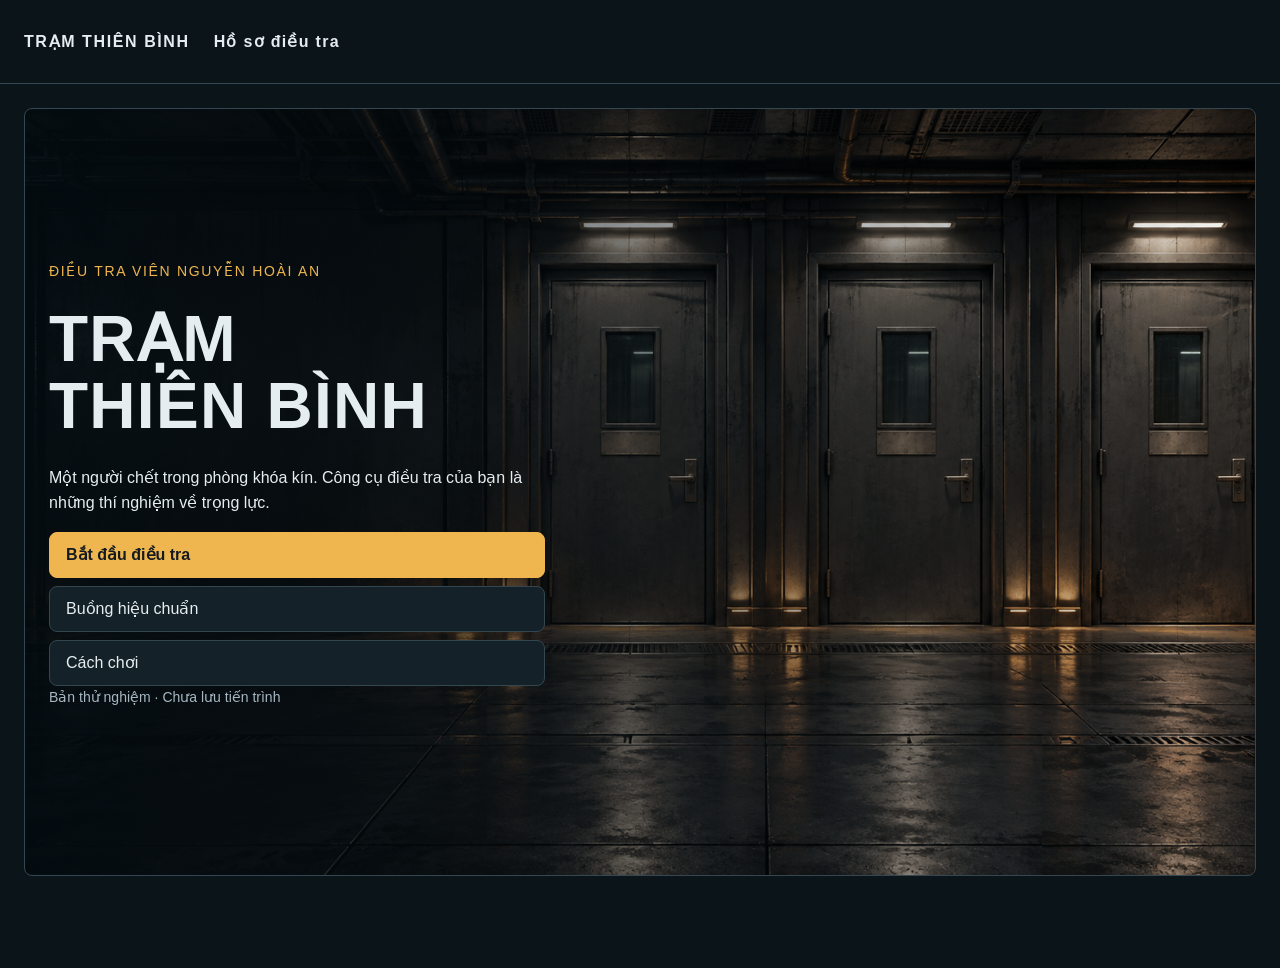
<file: proto/index.html>
<!doctype html>
<html lang="vi">
<head>
  <meta charset="utf-8"><meta name="viewport" content="width=device-width,initial-scale=1">
  <meta http-equiv="refresh" content="0; url=./game.html"><link rel="icon" href="data:,">
  <title>Trạm Thiên Bình</title>
  <style>body{margin:0;min-height:100vh;display:grid;place-items:center;background:#0b1419;color:#e6edf0;font:16px Arial,sans-serif}a{color:#efb650}</style>
  <script>location.replace('./game.html' + location.search + location.hash);</script>
</head>
<body><p>Đang mở game… <a href="./game.html">Bấm vào đây nếu không tự chuyển.</a></p>
<p style="font-size:13px;color:#a6b7c2">Prototype vật lý để hồi quy: <a href="./physics-lab.html">physics-lab.html</a> · Buồng hiệu chuẩn độc lập: <a href="./sandbox.html">sandbox.html</a></p></body>
</html>
</file>
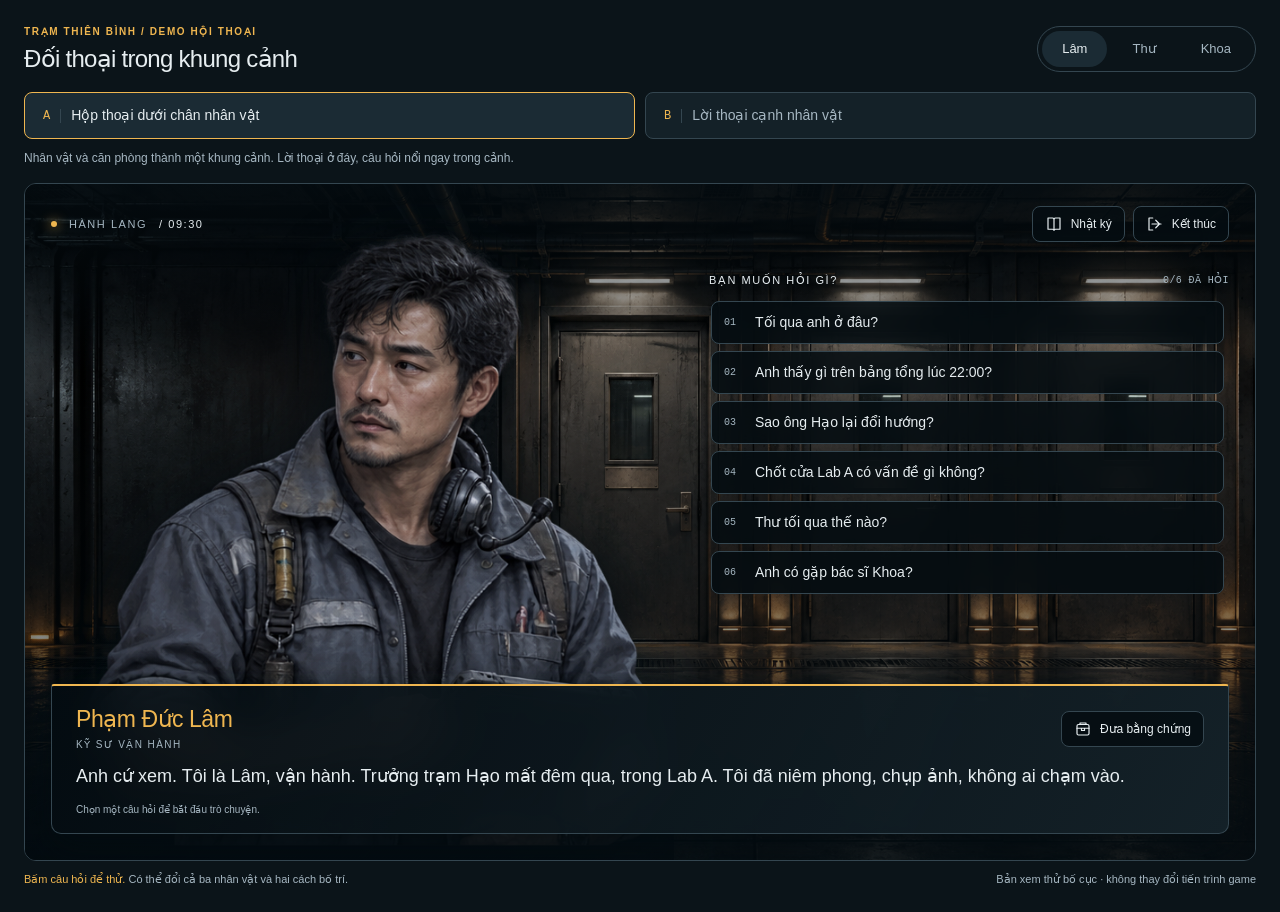
<file: proto/demo-dialogue.html>
<!doctype html>
<html lang="vi" data-dialogue-demo>
<head>
  <meta charset="utf-8">
  <meta name="viewport" content="width=device-width, initial-scale=1">
  <meta name="color-scheme" content="dark">
  <title>Trạm Thiên Bình · Demo hội thoại</title>
  <style>
    *{box-sizing:border-box}
    body{margin:0;background:var(--g-bg);color:var(--g-ink);font:16px/1.5 var(--g-font);padding:24px}
    button{font:inherit;color:inherit;cursor:pointer}
    button:focus-visible,a:focus-visible,[tabindex="0"]:focus-visible{outline:3px solid var(--g-focus);outline-offset:4px}
    button{transition:background var(--g-transition),border-color var(--g-transition);border:1px solid var(--g-border);background:var(--g-panel);border-radius:var(--g-radius)}
    button:hover{background:var(--g-raised);border-color:var(--g-muted)}
    svg{width:18px;height:18px;flex-shrink:0;fill:none;stroke:currentColor;stroke-width:1.6;stroke-linecap:round;stroke-linejoin:round}
    [hidden]{display:none!important}
    h1,h2,p{margin:0}
    .preview{max-width:1280px;margin:auto}
    .preview-header{display:flex;align-items:center;justify-content:space-between;gap:24px;margin-bottom:18px}
    .overline{color:var(--g-accent);letter-spacing:.16em;font-size:10px;font-weight:700;text-transform:uppercase;margin-bottom:5px}
    h1{font-size:24px;letter-spacing:-.03em;font-weight:500;line-height:1.25}
    .cast{display:flex;gap:5px;border:1px solid var(--g-border);border-radius:999px;padding:4px}
    .cast button{border:0;background:transparent;border-radius:999px;padding:8px 20px;color:var(--g-muted);font-size:13px}
    .cast button[aria-pressed="true"]{background:var(--g-raised);color:var(--g-ink)}
    .design-tabs{display:grid;grid-template-columns:repeat(2,minmax(0,1fr));gap:10px;margin-bottom:10px}
    .design-tabs button{text-align:left;padding:12px 18px;color:var(--g-muted);display:flex;gap:10px;align-items:center;font-size:14px}
    .design-tabs button[aria-pressed="true"]{border-color:var(--g-accent);background:var(--g-raised);color:var(--g-ink)}
    .option-letter{font:12px var(--g-mono);color:var(--g-accent);border-right:1px solid var(--g-border);padding-right:10px}
    .preview-note{font-size:12px;color:var(--g-muted);margin-bottom:16px}
    .stage{position:relative;isolation:isolate;overflow:hidden;height:clamp(580px,calc(100dvh - 222px),760px);border:1px solid var(--g-border);border-radius:12px;background:var(--g-corridor) center/cover no-repeat}
    .stage::before{content:"";position:absolute;inset:0;z-index:-1;background:linear-gradient(180deg,var(--g-shade),transparent 28%,var(--g-scrim) 54%,var(--g-shade))}
    .scene-hud{position:absolute;z-index:4;left:26px;right:26px;top:22px;display:flex;justify-content:space-between;align-items:center;gap:12px}
    .scene-place{display:flex;gap:12px;align-items:center;font-size:11px;letter-spacing:.14em;text-transform:uppercase;color:var(--g-muted)}
    .scene-place::before{content:"";width:6px;height:6px;border-radius:50%;background:var(--g-accent);box-shadow:0 0 12px var(--g-accent)}
    .scene-place strong{color:var(--g-ink);font-weight:500}
    .hud-actions{display:flex;gap:8px}
    .hud-actions button,.evidence-button{display:flex;align-items:center;justify-content:center;gap:8px;background:var(--g-shade);border-color:var(--g-border);min-height:36px;padding:7px 12px;font-size:12px}
    .character-art{position:absolute;z-index:0;height:96%;aspect-ratio:var(--g-portraitAspect);left:0;bottom:0;background-image:var(--g-characters);background-size:calc(var(--g-portraitColumns)*100%) auto;background-position:var(--portrait-position) bottom;background-repeat:no-repeat;filter:drop-shadow(0 12px 28px var(--g-shade));pointer-events:none}
    .character-art::after{content:"";position:absolute;inset:65% 0 0;background:linear-gradient(transparent,var(--g-shade))}
    .questions{position:absolute;z-index:2;right:26px;top:88px;width:45%;max-width:520px;max-height:calc(100% - 328px);display:flex;flex-direction:column;gap:10px}
    .questions-head{display:flex;align-items:center;justify-content:space-between;gap:12px;color:var(--g-ink);font-size:11px;letter-spacing:.14em;text-transform:uppercase;text-shadow:0 1px 10px var(--g-bg)}
    .questions-head span:last-child{color:var(--g-muted);font:10px var(--g-mono);letter-spacing:.04em}
    .question-list{display:grid;gap:7px;overflow:auto;scrollbar-color:var(--g-border) transparent;scrollbar-width:thin;padding:2px 5px 5px 2px}
    .question{display:grid;grid-template-columns:22px minmax(0,1fr) 17px;gap:9px;align-items:center;text-align:left;min-height:43px;padding:9px 12px;border-color:var(--g-border);background:var(--g-shade);font-size:14px;line-height:1.35;backdrop-filter:blur(12px)}
    .question:hover{border-color:var(--g-accent);background:var(--g-panel)}
    .question[aria-pressed="true"]{border-color:var(--g-accent);color:var(--g-accent);background:var(--g-panel)}
    .question-number{font:10px var(--g-mono);color:var(--g-muted)}
    .question-mark{color:var(--g-success);height:15px;width:15px}
    .scroll-hint{font-size:10px;color:var(--g-muted);text-align:right;letter-spacing:.04em}
    .dialogue-box{position:absolute;z-index:3;left:26px;right:26px;bottom:26px;max-height:240px;padding:20px 24px 16px;background:linear-gradient(120deg,var(--g-shade),var(--g-panel));border:1px solid var(--g-border);border-top:2px solid var(--g-accent);border-radius:3px 3px 10px 10px;backdrop-filter:blur(18px);box-shadow:0 12px 35px var(--g-shade)}
    .speaker-row{display:flex;align-items:center;justify-content:space-between;gap:20px;margin-bottom:10px}
    .speaker-name{font-size:23px;line-height:1.2;color:var(--g-accent);font-weight:500;letter-spacing:-.02em}
    .speaker-role{font-size:10px;letter-spacing:.14em;color:var(--g-muted);text-transform:uppercase;margin-top:4px}
    .spoken{font-size:18px;line-height:1.6;max-height:108px;overflow:auto;scrollbar-color:var(--g-border) transparent;scrollbar-width:thin;padding-right:8px}
    .spoken:focus{outline-offset:2px}
    .reply-status{display:flex;align-items:center;justify-content:space-between;color:var(--g-muted);font-size:10px;margin-top:11px;gap:15px}
    .reply-status[data-more="true"]{color:var(--g-accent)}
    .reply-status svg{width:12px;height:12px;color:var(--g-accent)}
    .demo-footer{display:flex;justify-content:space-between;gap:12px;color:var(--g-muted);font-size:11px;padding-top:10px}
    .demo-footer strong{color:var(--g-accent);font-weight:400}
    .stage[data-layout="b"] .character-art{height:78%;left:3%;bottom:18%}
    .stage[data-layout="b"] .dialogue-box{left:auto;right:5%;top:19%;bottom:auto;width:43%;max-height:39%;border:1px solid var(--g-border);border-radius:12px;background:var(--g-shade);padding:20px 22px}
    .stage[data-layout="b"] .dialogue-box::before{content:"";position:absolute;width:16px;height:16px;background:var(--g-shade);border-bottom:1px solid var(--g-border);border-left:1px solid var(--g-border);left:-9px;top:38px;transform:rotate(45deg)}
    .stage[data-layout="b"] .speaker-name{font-size:21px}
    .stage[data-layout="b"] .speaker-row{align-items:flex-start;gap:10px}
    .stage[data-layout="b"] .evidence-button{font-size:11px;padding:7px 9px;white-space:nowrap}
    .stage[data-layout="b"] .spoken{font-size:17px;max-height:120px}
    .stage[data-layout="b"] .questions{top:auto;left:26px;right:26px;bottom:22px;width:auto;max-width:none;max-height:34%;padding:14px 17px;background:var(--g-shade);border:1px solid var(--g-border);border-radius:10px;backdrop-filter:blur(14px)}
    .stage[data-layout="b"] .question-list{grid-template-columns:repeat(2,minmax(0,1fr));gap:7px}
    .stage[data-layout="b"] .question{background:var(--g-panel);font-size:13px;min-height:39px;padding:8px 10px}
    .stage[data-layout="b"] .question[aria-pressed="true"]{background:var(--g-raised)}
    .veil{position:absolute;inset:0;z-index:6;background:var(--g-shade);display:grid;place-items:center;padding:30px;backdrop-filter:blur(8px)}
    .modal{width:min(680px,100%);max-height:100%;overflow:auto;background:var(--g-panel);border:1px solid var(--g-border);border-top:2px solid var(--g-accent);border-radius:10px;padding:24px;scrollbar-color:var(--g-border) transparent}
    .modal-head{display:flex;align-items:center;justify-content:space-between;gap:18px;margin-bottom:20px}
    .modal-head h2{font-size:20px;font-weight:500;color:var(--g-accent)}
    .modal-head button{padding:7px 12px;font-size:12px}
    .modal p{color:var(--g-muted);font-size:14px}
    .evidence-list{display:grid;gap:9px}
    .evidence-list button{display:flex;justify-content:space-between;align-items:center;padding:14px 16px;text-align:left;font-size:14px}
    .history-entry{border-left:2px solid var(--g-accent);padding:3px 0 3px 14px;margin-bottom:20px}
    .history-entry small{color:var(--g-accent);font-size:11px}
    .history-entry h3{font-size:14px;margin:5px 0 6px;font-weight:500}
    @media(max-width:760px){
      body{padding:14px}
      .preview-header{align-items:flex-start;gap:12px;margin-bottom:14px}
      h1{font-size:19px}
      .overline{font-size:8px;letter-spacing:.1em;max-width:200px}
      .cast{gap:1px;padding:3px}
      .cast button{font-size:11px;padding:7px 10px}
      .design-tabs button{font-size:12px;padding:10px;gap:8px;line-height:1.3;min-height:52px}
      .preview-note{font-size:11px;line-height:1.5;margin-bottom:10px}
      .stage{height:calc(100svh - 190px);min-height:700px;max-height:none}
      .scene-hud{left:14px;right:14px;top:14px;gap:6px}
      .scene-place{font-size:8px;gap:7px;letter-spacing:.07em}
      .scene-place strong{display:none}
      .hud-actions{gap:5px}
      .hud-actions button{font-size:10px;padding:6px 8px;min-height:32px;gap:5px}
      .hud-actions svg{width:13px;height:13px}
      .character-art{height:48%;top:50px;left:50%;bottom:auto;transform:translateX(-50%)}
      .dialogue-box{top:43%;bottom:auto;left:12px;right:12px;padding:16px 15px 12px;max-height:28%}
      .speaker-row{gap:10px;margin-bottom:9px}
      .speaker-name{font-size:20px}
      .speaker-role{font-size:8px}
      .evidence-button{font-size:10px;min-height:32px;padding:6px 8px;gap:5px;white-space:nowrap}
      .spoken{font-size:15px;line-height:1.55;max-height:87px}
      .reply-status{font-size:9px;margin-top:10px}
      .questions{top:auto;bottom:12px;left:12px;right:12px;width:auto;max-width:none;max-height:25%;gap:8px}
      .questions-head{font-size:10px}
      .question{font-size:12px;min-height:43px;padding:10px;gap:5px;grid-template-columns:19px minmax(0,1fr) 14px}
      .scroll-hint{font-size:9px}
      .stage[data-layout="b"] .character-art{height:42%;left:-15%;top:61px;bottom:auto;transform:none}
      .stage[data-layout="b"] .dialogue-box{right:12px;left:auto;top:28%;width:58%;max-height:33%;padding:15px 13px}
      .stage[data-layout="b"] .speaker-row{margin-bottom:8px;flex-wrap:wrap}
      .stage[data-layout="b"] .speaker-name{font-size:17px}
      .stage[data-layout="b"] .speaker-role{font-size:7px;letter-spacing:.07em}
      .stage[data-layout="b"] .spoken{font-size:13px;max-height:86px;line-height:1.6}
      .stage[data-layout="b"] .reply-status{font-size:8px;gap:7px}
      .stage[data-layout="b"] .evidence-button{font-size:10px;padding:5px 7px;min-height:27px}
      .stage[data-layout="b"] .evidence-button svg{height:14px;width:14px}
      .stage[data-layout="b"] .questions{bottom:12px;left:12px;right:12px;max-height:35%;padding:12px}
      .stage[data-layout="b"] .question-list{grid-template-columns:1fr}
      .stage[data-layout="b"] .question{font-size:12px;min-height:42px}
      .demo-footer{font-size:10px;flex-direction:column;gap:3px}
      .veil{padding:15px}
      .modal{padding:18px}
    }
    @media(max-width:410px){.preview-header{flex-wrap:wrap}.cast{margin-left:auto}.stage{min-height:700px}}
    @media(prefers-reduced-motion:reduce){button{transition:none}}
  </style>
</head>
<body>
  <main class="preview">
    <header class="preview-header">
      <div><p class="overline">Trạm Thiên Bình / Demo hội thoại</p><h1>Đối thoại trong khung cảnh</h1></div>
      <nav class="cast" aria-label="Chọn nhân vật"></nav>
    </header>
    <nav class="design-tabs" aria-label="Chọn mẫu hội thoại">
      <button data-layout="a" aria-pressed="true"><span class="option-letter">A</span>Hộp thoại dưới chân nhân vật</button>
      <button data-layout="b" aria-pressed="false"><span class="option-letter">B</span>Lời thoại cạnh nhân vật</button>
    </nav>
    <p id="design-description" class="preview-note">Nhân vật và căn phòng thành một khung cảnh. Lời thoại ở đáy, câu hỏi nổi ngay trong cảnh.</p>
    <section class="stage" id="dialogue-stage" data-layout="a" aria-label="Khung cảnh hội thoại">
      <header class="scene-hud">
        <div class="scene-place">Hành lang <strong>/ 09:30</strong></div>
        <div class="hud-actions"><button data-action="history"></button><button data-action="leave"></button></div>
      </header>
      <div class="character-art" aria-hidden="true"></div>
      <section class="questions" aria-labelledby="questions-title">
        <div class="questions-head"><span id="questions-title">Bạn muốn hỏi gì?</span><span id="question-count"></span></div>
        <div class="question-list"></div>
        <span class="scroll-hint">Cuộn danh sách để xem thêm câu hỏi</span>
      </section>
      <section class="dialogue-box" aria-label="Lời thoại của nhân vật">
        <div class="speaker-row"><div><h2 class="speaker-name"></h2><p class="speaker-role"></p></div><button class="evidence-button" data-action="evidence" aria-label="Đưa bằng chứng"></button></div>
        <div class="spoken" tabindex="0" aria-live="polite" aria-atomic="true"></div>
        <div class="reply-status"><span id="reply-status"></span></div>
      </section>
      <div class="veil" hidden><section class="modal" role="dialog" aria-modal="true" aria-labelledby="modal-title" tabindex="-1"><div class="modal-head"><h2 id="modal-title"></h2><button data-action="close">Đóng</button></div><div id="modal-content"></div></section></div>
    </section>
    <footer class="demo-footer"><span><strong>Bấm câu hỏi để thử.</strong> Có thể đổi cả ba nhân vật và hai cách bố trí.</span><span>Bản xem thử bố cục · không thay đổi tiến trình game</span></footer>
  </main>
  <script type="module">
    import { PARAMS } from './src/params.js';
    import { applyTheme } from './src/game/theme.js';
    import { PEOPLE, EVIDENCE, PRESENT } from './src/game/case-data.js';

    applyTheme();
    const p = PARAMS.fullGame;
    const root = document.querySelector('.preview');
    const stage = document.querySelector('.stage');
    const icon = name => `<svg viewBox="0 0 24 24" aria-hidden="true">${({book:'<path d="M4 4h6a3 3 0 0 1 2 1 3 3 0 0 1 2-1h6v15h-6a3 3 0 0 0-2 1 3 3 0 0 0-2-1H4z"/><path d="M12 5v15"/>',leave:'<path d="M9 4H4v16h5M13 7l5 5-5 5M8 12h12"/>',evidence:'<rect x="4" y="6" width="16" height="14" rx="2"/><path d="M8 6V4h8v2M4 11h16M10 11v3h4v-3"/>',arrow:'<path d="M5 12h14m-5-5 5 5-5 5"/>',check:'<path d="m5 12 4 4L19 6"/>'})[name]}</svg>`;
    const escape = text => String(text).replace(/[&<>"']/g,c=>({'&':'&amp;','<':'&lt;','>':'&gt;','"':'&quot;',"'":'&#39;'}[c]));
    let person = 'lam';
    const sessions = Object.fromEntries(Object.keys(PEOPLE).map(id=>[id,{reply:PEOPLE[id].opening,current:'',asked:new Set()}]));
    const history = [];
    const veil = document.querySelector('.veil');
    const modal = document.querySelector('.modal');
    let previousFocus = null;
    document.querySelector('.cast').innerHTML=Object.entries(PEOPLE).map(([id,npc])=>`<button data-person="${id}" aria-pressed="${id===person}">${npc.short}</button>`).join('');
    document.querySelector('[data-action="history"]').innerHTML=icon('book')+'Nhật ký';
    document.querySelector('[data-action="leave"]').innerHTML=icon('leave')+'Kết thúc';
    document.querySelector('.evidence-button').innerHTML=icon('evidence')+'Đưa bằng chứng';

    function render(){
      const npc=PEOPLE[person],s=sessions[person];
      document.querySelector('.character-art').style.setProperty('--portrait-position',p.portraits[person]+'%');
      document.querySelector('.speaker-name').textContent=npc.name;
      document.querySelector('.speaker-role').textContent=npc.role;
      const spoken=document.querySelector('.spoken');spoken.textContent=s.reply;spoken.scrollTop=0;
      const questions=npc.questions.filter(q=>!q.system);
      document.querySelector('.question-list').innerHTML=questions.map((q,i)=>`<button class="question" data-question="${q.id}" aria-pressed="${s.current===q.id}" aria-label="${escape(q.text)}${s.asked.has(q.id)?' · đã hỏi':''}"><span class="question-number">${String(i+1).padStart(2,'0')}</span><span>${escape(q.text)}</span>${s.asked.has(q.id)?icon('check').replace('<svg ','<svg class="question-mark" '):'<span></span>'}</button>`).join('');
      document.querySelector('#question-count').textContent=s.asked.size+'/'+questions.length+' ĐÃ HỎI';
      document.querySelector('#reply-status').textContent=s.current?'Lời khai đã ghi vào nhật ký':'Chọn một câu hỏi để bắt đầu trò chuyện.';
      for(const b of document.querySelectorAll('[data-person]'))b.setAttribute('aria-pressed',String(b.dataset.person===person));
      updateScrollHint();
    }
    function updateScrollHint(){const list=document.querySelector('.question-list'),spoken=document.querySelector('.spoken');document.querySelector('.scroll-hint').hidden=list.scrollHeight<=list.clientHeight+24;const more=spoken.scrollTop+spoken.clientHeight<spoken.scrollHeight-2;document.querySelector('.reply-status').dataset.more=String(more);document.querySelector('#reply-status').textContent=more?'Cuộn lời thoại để đọc tiếp':sessions[person].current?'Lời khai đã ghi vào nhật ký':'Chọn một câu hỏi để bắt đầu trò chuyện.';}
    const resizeObserver=new ResizeObserver(updateScrollHint);
    resizeObserver.observe(document.querySelector('.question-list'));
    resizeObserver.observe(document.querySelector('.spoken'));
    document.querySelector('.spoken').addEventListener('scroll',updateScrollHint);
    function setLayout(value){stage.dataset.layout=value;for(const b of document.querySelectorAll('button[data-layout]'))b.setAttribute('aria-pressed',String(b.dataset.layout===value));document.querySelector('#design-description').textContent=value==='a'?'Nhân vật và căn phòng thành một khung cảnh. Lời thoại ở đáy, câu hỏi nổi ngay trong cảnh.':'Lời thoại đặt cạnh nhân vật như đang đối diện. Các câu hỏi được gom vào khay phía dưới.';updateScrollHint();}
    function openModal(title,html){previousFocus=document.activeElement;document.querySelector('#modal-title').textContent=title;document.querySelector('#modal-content').innerHTML=html;veil.hidden=false;modal.focus();}
    function closeModal(){veil.hidden=true;if(previousFocus?.isConnected)previousFocus.focus();}
    root.addEventListener('click',event=>{
      const button=event.target.closest('button');if(!button)return;
      if(button.dataset.layout){setLayout(button.dataset.layout);return;}
      if(button.dataset.person){person=button.dataset.person;render();return;}
      if(button.dataset.question){const npc=PEOPLE[person],s=sessions[person],q=npc.questions.find(q=>q.id===button.dataset.question);s.reply=q.reply;s.current=q.id;s.asked.add(q.id);history.push({person,title:q.text,reply:q.reply});render();document.querySelector(`[data-question="${q.id}"]`).focus({preventScroll:true});return;}
      if(button.dataset.evidence){const id=button.dataset.evidence,s=sessions[person];s.reply=PRESENT[person][id];s.current='evidence';history.push({person,title:'Vật chứng: '+EVIDENCE[id].title,reply:s.reply});closeModal();render();return;}
      if(button.dataset.action==='close'){closeModal();return;}
      if(button.dataset.action==='history'){openModal('Nhật ký hội thoại',history.length?history.map(entry=>`<article class="history-entry"><small>${escape(PEOPLE[entry.person].name)}</small><h3>${escape(entry.title)}</h3><p>${escape(entry.reply)}</p></article>`).join(''):'<p>Chưa có lời khai. Chọn một câu hỏi để nghe nhân vật trả lời.</p>');return;}
      if(button.dataset.action==='evidence'){openModal('Chọn vật chứng để đối chiếu',`<div class="evidence-list">${Object.keys(PRESENT[person]).map(id=>`<button data-evidence="${id}">${escape(EVIDENCE[id].title)}${icon('arrow')}</button>`).join('')}</div>`);return;}
      if(button.dataset.action==='leave'){openModal('Cuộc trò chuyện đã kết thúc','<p>Bạn có thể đóng khung này để thử mẫu khác, đổi nhân vật hoặc tiếp tục đặt câu hỏi.</p>');}
    });
    document.addEventListener('keydown',event=>{
      if(veil.hidden)return;
      if(event.key==='Escape'){event.preventDefault();closeModal();}
      if(event.key==='Tab'){const focusable=[...modal.querySelectorAll('button,[tabindex="0"]')];const first=focusable[0],last=focusable.at(-1);if(event.shiftKey&&(document.activeElement===first||document.activeElement===modal)){event.preventDefault();last.focus();}else if(!event.shiftKey&&(document.activeElement===last||document.activeElement===modal)){event.preventDefault();first.focus();}}
    });
    const requestedLayout=new URLSearchParams(location.search).get('layout');
    setLayout(requestedLayout==='b'?'b':'a');render();
  </script>
</body>
</html>
</file>
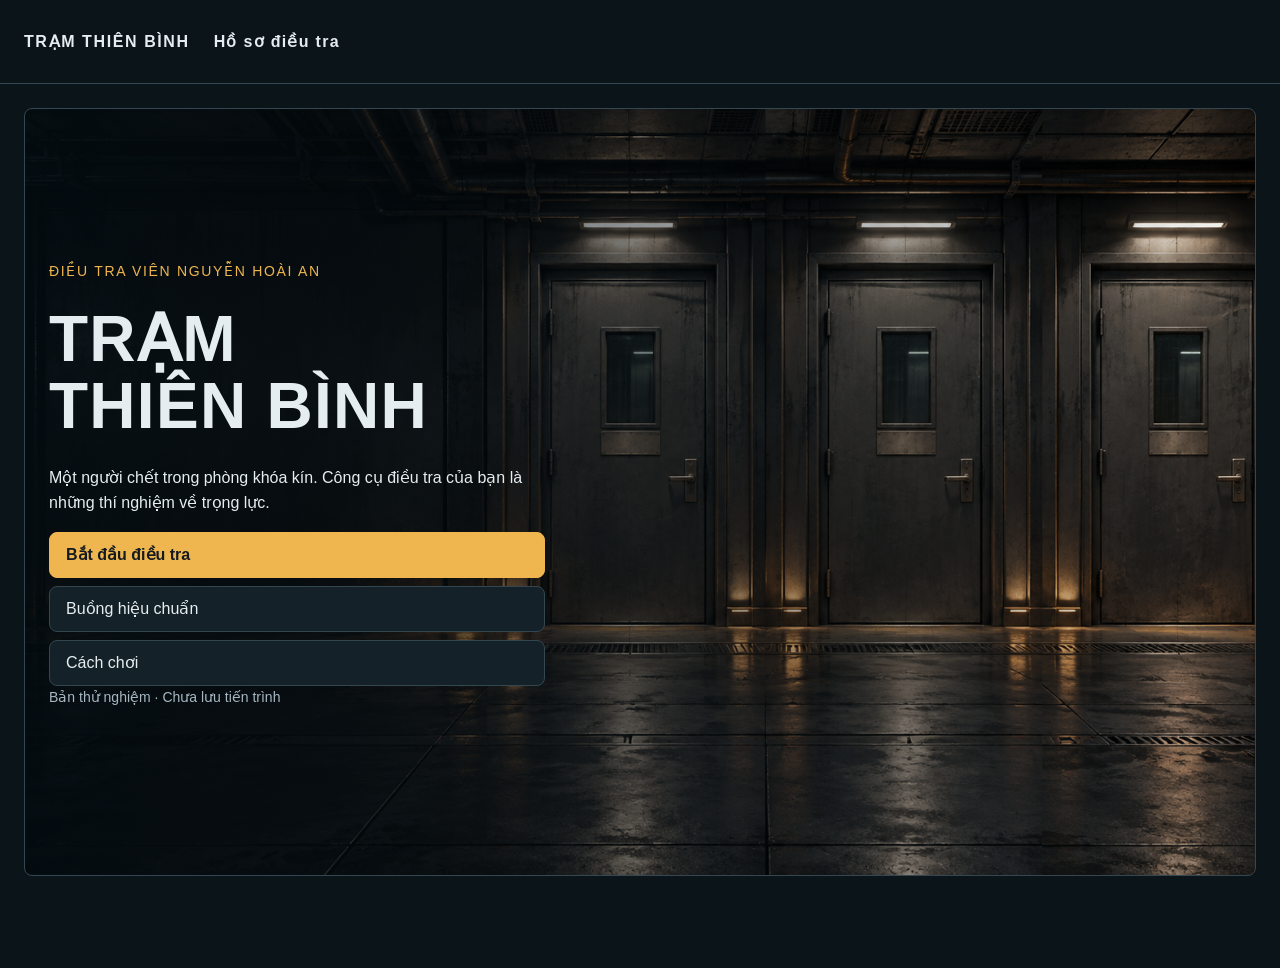
<file: proto/game.html>
<!doctype html>
<html lang="vi" data-full-game>
<head>
  <meta charset="utf-8"><meta name="viewport" content="width=device-width,initial-scale=1">
  <link rel="icon" href="data:,"><title>Trạm Thiên Bình · Điều tra</title>
  <link rel="stylesheet" href="./src/game/interface.css">
</head>
<body data-game-shell>
  <header class="app-header"><button class="brand" data-go="menu">TRẠM THIÊN BÌNH</button><div class="heading"><h1 id="page-title">Hồ sơ điều tra</h1><p id="objective"></p></div><button id="hallway-return" data-go="hallway" hidden>Về hành lang</button><button id="verdict-link" data-go="conclusion">Viết kết luận</button></header>
  <p id="notification" role="status" hidden></p>
  <main id="stage"></main>
  <section id="calibration-holder" hidden><iframe id="calibration-frame" title="Buồng hiệu chuẩn — mô phỏng vật lý" loading="eager"></iframe><p class="frame-help">Đồng hồ trong buồng là giờ mô phỏng, không phải thời điểm điều tra. Mở Sổ tay để trả lời từ những gì đã quan sát.</p></section>
  <nav id="navigation" aria-label="Điều hướng"><button data-go="hallway">Hành lang</button><button data-go="file">Hồ sơ</button><button data-go="book">Sổ quy tắc</button><button data-go="replay">Tái hiện</button></nav>
  <noscript>Game cần JavaScript để điều tra và mô phỏng buồng hiệu chuẩn.</noscript>
  <script type="module" src="./src/game/app.js"></script>
</body>
</html>
</file>
<file: proto/src/game/interface.css>
html[data-full-game]{color-scheme:dark;overflow-x:clip}
html[data-full-game][data-sandbox]{scrollbar-gutter:stable}
html[data-full-game] *{box-sizing:border-box}
html[data-full-game] body{margin:0;background:var(--g-bg);color:var(--g-ink);font:var(--g-fontSize)/var(--g-lineHeight) var(--g-font);overflow-x:clip}
[data-full-game] body[data-game-shell]{padding-bottom:var(--g-navHeight)}
[data-full-game] button,[data-full-game] input,[data-full-game] select,[data-full-game] summary{font:inherit}
[data-full-game] button,[data-full-game] select{color:var(--g-ink);background:var(--g-panel);border:var(--g-borderWidth) solid var(--g-border);border-radius:var(--g-radius);padding:var(--g-tight) var(--g-gap);min-height:var(--g-controlHeight)}
[data-full-game] button{cursor:pointer;transition:background var(--g-transition),border-color var(--g-transition)}
[data-full-game] button:hover{background:var(--g-raised);border-color:var(--g-muted)}
[data-full-game] button[aria-pressed=true],[data-full-game] button.selected{background:var(--g-raised);border-color:var(--g-accent);color:var(--g-accent)}
[data-full-game] button:focus-visible,[data-full-game] select:focus-visible,[data-full-game] input:focus-visible,[data-full-game] summary:focus-visible{outline:var(--g-focusWidth) solid var(--g-focus);outline-offset:var(--g-focusOffset)}
[data-full-game] button:disabled{opacity:.5;cursor:not-allowed}
[data-full-game] button.primary,[data-full-game] #rotate-now{background:var(--g-accent);color:var(--g-accentInk);border-color:var(--g-accent);font-weight:bold}
[data-full-game] button.primary:hover,[data-full-game] #rotate-now:hover{background:var(--g-focus)}
[data-full-game] h1,[data-full-game] h2,[data-full-game] h3{line-height:1.25;font-style:normal;overflow-wrap:anywhere;min-width:0}
[data-full-game] h1{font-size:var(--g-title);margin:0}
[data-full-game] h2{font-size:var(--g-title);margin:0 0 var(--g-gap)}
[data-full-game] h3{font-size:var(--g-fontSize)}
[data-full-game] p{margin:0 0 var(--g-gap)}
[data-full-game] .muted,[data-full-game] .source{color:var(--g-muted)}
[data-full-game] .source,[data-full-game] .eyebrow{font-size:var(--g-small)}
[data-full-game] .eyebrow{color:var(--g-accent);letter-spacing:.12em;text-transform:uppercase}
[data-full-game] .app-header{min-height:var(--g-headerHeight);display:flex;align-items:center;gap:var(--g-padding);padding:var(--g-gap) var(--g-padding);border-bottom:var(--g-borderWidth) solid var(--g-border)}
[data-full-game] .brand{font-weight:bold;letter-spacing:.1em;border:0;padding:0;background:transparent;white-space:nowrap}
[data-full-game] .heading{flex:1;min-width:0}
[data-full-game] .heading h1{font-size:var(--g-fontSize);letter-spacing:.08em}
[data-full-game] .heading p{color:var(--g-muted);font-size:var(--g-small);margin:0}
[data-full-game] #stage,[data-full-game] #calibration-holder{max-width:var(--g-maxWidth);margin:auto;padding:var(--g-padding)}
[data-full-game] #navigation{position:fixed;bottom:0;left:0;right:0;z-index:4;background:var(--g-bg);display:grid;grid-template-columns:repeat(var(--g-navColumns),minmax(0,1fr));gap:var(--g-tight);max-width:var(--g-maxWidth);margin:auto;min-height:var(--g-navHeight);padding:var(--g-tight) var(--g-padding);border-top:var(--g-borderWidth) solid var(--g-border)}
[data-full-game] #navigation button{background:transparent}
[data-full-game] .split{display:grid;grid-template-columns:minmax(0,1fr) var(--g-sideWidth);gap:var(--g-gap)}
[data-full-game] .control-layout{grid-template-columns:minmax(0,1fr) var(--g-controlSideWidth)}
[data-full-game] .panel{background:var(--g-panel);border:var(--g-borderWidth) solid var(--g-border);border-radius:var(--g-radius);padding:var(--g-padding);min-width:0}
[data-full-game] .scene{position:relative;min-width:0;min-height:var(--g-sceneMin);overflow:hidden;border:var(--g-borderWidth) solid var(--g-border);border-radius:var(--g-radius);background-color:var(--g-raised);background-position:center;background-size:cover}
[data-full-game] .corridor{background-image:linear-gradient(var(--g-scrim),var(--g-scrim)),var(--g-corridor)}
[data-full-game] .corridor:has(.door-link){aspect-ratio:var(--g-aspect)}
[data-full-game] .control-scene{background-image:linear-gradient(var(--g-scrim),var(--g-scrim)),var(--g-control);aspect-ratio:var(--g-aspect);align-self:start}
[data-full-game] .lab-scene{background-image:var(--g-lab);aspect-ratio:var(--g-aspect)}
[data-full-game] .menu{background-image:linear-gradient(to right,var(--g-shade),transparent),var(--g-corridor);min-height:calc(100dvh - var(--g-headerHeight) - var(--g-padding)*2);display:flex;align-items:center;padding:var(--g-padding)}
[data-full-game] .menu-copy{max-width:calc(var(--g-sideWidth)*1.6)}
[data-full-game] .menu h2{font-size:var(--g-display);letter-spacing:.02em;line-height:1.05;margin-block:var(--g-padding)}
[data-full-game] .stack{display:grid;gap:var(--g-tight)}
[data-full-game] .stack button{text-align:left;width:100%}
[data-full-game] .actions{display:flex;flex-wrap:wrap;gap:var(--g-tight);margin-block:var(--g-gap)}
[data-full-game] .hotspot,[data-full-game] .door-link{position:absolute;left:var(--x);top:var(--y);transform:translate(-50%,-50%)}
[data-full-game] .hotspot{width:var(--g-markerSize);height:var(--g-markerSize);min-height:0;padding:0;border-radius:50%;border-color:var(--g-ink);background:var(--g-shade);color:var(--g-ink)}
[data-full-game] .hotspot:hover,[data-full-game] .hotspot.selected{border-color:var(--g-accent);box-shadow:0 0 0 var(--g-markerRing) var(--g-scrim)}
[data-full-game] .hotspot-label{position:absolute;left:50%;top:100%;transform:translateX(-50%);background:var(--g-bg);color:var(--g-ink);padding:var(--g-tight);border-radius:var(--g-radius);white-space:nowrap;pointer-events:none;display:none;font-size:var(--g-small);z-index:2}
[data-full-game] .hotspot:hover .hotspot-label,[data-full-game] .hotspot:focus-visible .hotspot-label{display:block}
[data-full-game] .scene-caption{position:absolute;left:var(--g-gap);right:var(--g-gap);bottom:var(--g-gap);background:var(--g-shade);padding:var(--g-gap);border-left:var(--g-focusWidth) solid var(--g-accent)}
[data-full-game] .portrait{aspect-ratio:var(--g-portraitAspect);background-image:var(--g-characters);background-size:calc(var(--g-portraitColumns)*100%) auto;background-position:var(--portrait-position) bottom;background-repeat:no-repeat}
[data-full-game] .person-button{display:grid;grid-template-columns:var(--g-controlHeight) minmax(0,1fr);gap:var(--g-gap);align-items:center;text-align:left}
[data-full-game] .person-button .portrait{height:auto;min-height:0}
[data-full-game] .person-button small{display:block;color:var(--g-muted)}
[data-full-game] .scene.dialogue-scene{isolation:isolate;height:clamp(var(--g-dialogueMinHeight),calc(100dvh - var(--g-headerHeight) - var(--g-navHeight) - var(--g-padding)*2),var(--g-dialogueMaxHeight));min-height:var(--g-dialogueMinHeight);aspect-ratio:auto;background-image:var(--g-corridor)}
[data-full-game] .dialogue-scene::before{content:"";position:absolute;inset:0;z-index:-1;background:linear-gradient(180deg,var(--g-shade),transparent var(--g-dialogueClearStop),var(--g-scrim) var(--g-dialogueShadeStop),var(--g-shade))}
[data-full-game] .dialogue-hud{position:absolute;z-index:4;left:var(--g-dialogueInset);right:var(--g-dialogueInset);top:var(--g-dialogueHudTop);display:flex;justify-content:space-between;align-items:center;gap:var(--g-gap)}
[data-full-game] .dialogue-place{font-size:var(--g-dialogueHeadingFont);letter-spacing:var(--g-dialogueTracking);text-transform:uppercase;color:var(--g-muted)}
[data-full-game] .dialogue-hud-actions{display:flex;gap:var(--g-tight)}
[data-full-game] .dialogue-hud-actions button,[data-full-game] .dialogue-evidence-button{display:flex;align-items:center;justify-content:center;gap:var(--g-tight);background:var(--g-shade);min-height:var(--g-dialogueButtonHeight);padding:var(--g-dialogueButtonPadding);font-size:var(--g-dialogueButtonFont)}
[data-full-game] .dialogue-scene svg{width:var(--g-dialogueIconSize);height:var(--g-dialogueIconSize);fill:none;stroke:currentColor;stroke-width:var(--g-dialogueIconStroke);stroke-linecap:round;stroke-linejoin:round;flex-shrink:0}
[data-full-game] .dialogue-scene .dialogue-character{position:absolute;z-index:0;height:var(--g-dialoguePortraitHeight);width:auto;left:0;bottom:0;filter:drop-shadow(var(--g-dialoguePortraitShadow) var(--g-shade));pointer-events:none}
[data-full-game] .dialogue-character::after{content:"";position:absolute;inset:var(--g-dialoguePortraitFade) 0 0;background:linear-gradient(transparent,var(--g-shade))}
[data-full-game] .dialogue-questions{position:absolute;z-index:2;right:var(--g-dialogueInset);top:var(--g-dialogueQuestionTop);width:var(--g-dialogueQuestionWidth);max-width:var(--g-dialogueQuestionMaxWidth);max-height:calc(100% - var(--g-dialogueQuestionTop) - var(--g-dialogueInset) - var(--g-dialogueBoxHeight) - var(--g-gap));display:flex;flex-direction:column;gap:var(--g-dialogueRowMargin)}
[data-full-game] .dialogue-questions-head{display:flex;justify-content:space-between;align-items:center;gap:var(--g-gap);font-size:var(--g-dialogueHeadingFont);letter-spacing:var(--g-dialogueTracking);text-transform:uppercase}
[data-full-game] .dialogue-questions-head>span:last-child{color:var(--g-muted);font:var(--g-dialogueLabelFont) var(--g-mono);letter-spacing:var(--g-dialogueCountTracking);white-space:nowrap}
[data-full-game] .dialogue-questions-list{display:grid;gap:var(--g-dialogueQuestionGap);overflow:auto;scrollbar-width:thin;scrollbar-color:var(--g-border) transparent;padding:var(--g-borderWidth) var(--g-focusOffset) var(--g-focusOffset)}
[data-full-game] .dialogue-question{display:grid;grid-template-columns:var(--g-dialogueQuestionNumberWidth) minmax(0,1fr) var(--g-dialogueQuestionMarkWidth);gap:var(--g-dialogueQuestionColumnsGap);align-items:center;text-align:left;min-height:var(--g-dialogueQuestionHeight);padding:var(--g-dialogueQuestionPadding);background:var(--g-shade);font-size:var(--g-dialogueQuestionFont);line-height:var(--g-dialogueQuestionLine);backdrop-filter:blur(var(--g-dialogueQuestionBlur))}
[data-full-game] .dialogue-question:hover{border-color:var(--g-accent);background:var(--g-panel)}
[data-full-game] .dialogue-question[aria-pressed=true]{background:var(--g-panel)}
[data-full-game] .dialogue-question small{display:block;color:var(--g-muted);font-size:var(--g-dialogueLabelFont);margin-top:var(--g-dialogueRoleGap)}
[data-full-game] .dialogue-question-number{color:var(--g-muted);font:var(--g-dialogueLabelFont) var(--g-mono)}
[data-full-game] .dialogue-question-mark{color:var(--g-success)}
[data-full-game] .dialogue-question-mark svg{width:var(--g-dialogueMarkSize);height:var(--g-dialogueMarkSize)}
[data-full-game] .dialogue-scroll-hint{font-size:var(--g-dialogueLabelFont);color:var(--g-muted);text-align:right;letter-spacing:var(--g-dialogueCountTracking)}
[data-full-game] .dialogue-box{position:absolute;z-index:3;left:var(--g-dialogueInset);right:var(--g-dialogueInset);bottom:var(--g-dialogueInset);max-height:var(--g-dialogueBoxHeight);padding:var(--g-dialogueBoxPadding);display:flex;flex-direction:column;background:linear-gradient(var(--g-dialogueGradientAngle),var(--g-shade),var(--g-panel));border:var(--g-borderWidth) solid var(--g-border);border-top:var(--g-dialogueBoxBorder) solid var(--g-accent);border-radius:var(--g-dialogueBoxRadius);backdrop-filter:blur(var(--g-dialogueBlur));box-shadow:var(--g-dialogueBoxShadow) var(--g-shade)}
[data-full-game] .dialogue-speaker-row{display:flex;flex-shrink:0;justify-content:space-between;align-items:center;gap:var(--g-dialogueRowGap);margin-bottom:var(--g-dialogueRowMargin)}
[data-full-game] .dialogue-speaker-row h2{font-size:var(--g-dialogueNameFont);font-weight:500;line-height:var(--g-dialogueNameLine);letter-spacing:var(--g-dialogueNameTracking);color:var(--g-accent);margin:0}
[data-full-game] .dialogue-speaker-row p{font-size:var(--g-dialogueLabelFont);letter-spacing:var(--g-dialogueTracking);text-transform:uppercase;color:var(--g-muted);margin:var(--g-dialogueRoleGap) 0 0}
[data-full-game] .dialogue-spoken{font-size:var(--g-dialogueSpokenFont);min-height:0;max-height:var(--g-dialogueSpokenHeight);overflow:auto;white-space:pre-line;scrollbar-width:thin;scrollbar-color:var(--g-border) transparent;padding-right:var(--g-tight)}
[data-full-game] .dialogue-spoken:focus-visible{outline:var(--g-borderWidth) solid var(--g-focus);outline-offset:var(--g-focusOffset)}
[data-full-game] .dialogue-reply-status{flex-shrink:0;font-size:var(--g-dialogueLabelFont);color:var(--g-muted);margin:var(--g-dialogueStatusMargin) 0 0}
[data-full-game] .dialogue-reply-status[data-more=true]{color:var(--g-accent)}
[data-full-game] .dialogue-veil{position:absolute;inset:0;z-index:5;background:var(--g-shade);display:grid;place-items:center;padding:var(--g-padding);backdrop-filter:blur(var(--g-tight))}
[data-full-game] .dialogue-modal{width:min(var(--g-dialogueModalWidth),100%);max-height:100%;overflow:auto;background:var(--g-panel);border:var(--g-borderWidth) solid var(--g-border);border-top:var(--g-dialogueBoxBorder) solid var(--g-accent);border-radius:var(--g-radius);padding:var(--g-padding);scrollbar-width:thin;scrollbar-color:var(--g-border) transparent}
[data-full-game] .dialogue-modal-head{display:flex;align-items:center;justify-content:space-between;gap:var(--g-gap);margin-bottom:var(--g-padding)}
[data-full-game] .dialogue-modal-head h2{font-size:var(--g-dialogueNameFont);font-weight:500;color:var(--g-accent);margin:0}
[data-full-game] .dialogue-history-entry{border-left:var(--g-dialogueBoxBorder) solid var(--g-accent);padding-left:var(--g-gap);margin-bottom:var(--g-padding)}
[data-full-game] .dialogue-history-entry h3{margin:0 0 var(--g-tight)}
[data-full-game] .dialogue-history-entry p:last-child{margin:0;color:var(--g-muted)}
[data-full-game] .quote{background:var(--g-raised);border-left:var(--g-focusWidth) solid var(--g-accent);padding:var(--g-gap);margin-block:var(--g-gap);white-space:pre-line}
[data-full-game] .tab-row{display:flex;flex-wrap:wrap;gap:var(--g-tight);margin-bottom:var(--g-gap)}
[data-full-game] .file-layout{display:grid;grid-template-columns:var(--g-sideWidth) minmax(0,1fr);gap:var(--g-gap)}
[data-full-game] .file-list{max-height:calc(var(--g-portraitMin)*1.5);overflow:auto;align-content:start}
[data-full-game] .inferences{display:grid;grid-template-columns:repeat(auto-fit,minmax(min(100%,var(--g-cardMin)),1fr));gap:var(--g-gap);margin-top:var(--g-padding)}
[data-full-game] label{display:grid;gap:var(--g-tight)}
[data-full-game] select{width:100%;min-width:0}
[data-full-game] .interpretation{border-left:var(--g-focusWidth) solid var(--g-success);padding:var(--g-gap);background:var(--g-raised);margin-block:var(--g-gap)}
[data-full-game] table{border-collapse:collapse;width:100%;font-size:var(--g-small)}
[data-full-game] th,[data-full-game] td{padding:var(--g-tight);border-bottom:var(--g-borderWidth) solid var(--g-border);text-align:left;overflow-wrap:anywhere}
[data-full-game] .columns{display:grid;grid-template-columns:repeat(2,minmax(0,1fr));gap:var(--g-gap)}
[data-full-game] .comparison .scene{min-height:0}
[data-full-game] .comparison h3{margin-top:0;color:var(--g-muted)}
[data-full-game] .match{color:var(--g-success)}
[data-full-game] .mismatch,[data-full-game] .feedback{color:var(--g-danger)}
[data-full-game] .feedback:empty{display:none}
[data-full-game] .replay-room{background-image:var(--g-calibration);aspect-ratio:var(--g-aspect)}
[data-full-game] .victim,[data-full-game] .replay-model{position:absolute;left:var(--x);top:var(--y);width:var(--g-victimWidth);height:var(--g-victimHeight);background:var(--g-victim) center/contain no-repeat;transform:translate(-50%,-50%);pointer-events:none}
[data-full-game] .replay-model{animation:replay-drop var(--replay-ms) ease-in-out both}
@keyframes replay-drop{from{left:var(--start-x);top:var(--start-y);transform:translate(-50%,-50%) rotate(var(--start-angle))}to{left:var(--x);top:var(--y);transform:translate(-50%,-50%) rotate(0)}}
[data-full-game] .replay-door{position:absolute;background:var(--g-panel);border:var(--g-focusWidth) solid var(--g-border);display:flex;align-items:center;padding:var(--g-tight);font-size:var(--g-small);color:var(--g-muted)}
[data-full-game] .replay-table{position:absolute;height:var(--g-tight);background:var(--g-muted);border-radius:var(--g-radius)}
[data-full-game] .replay-streak{position:absolute;left:var(--g-replayStreakLeft);width:var(--g-replayStreakWidth);bottom:var(--g-gap);height:var(--g-borderWidth);background:var(--g-danger)}
[data-full-game] .conclusion{max-width:calc(var(--g-sideWidth)*2);margin:auto}
[data-full-game] .conclusion label{margin-block:var(--g-gap)}
[data-full-game] .early{border-top:var(--g-borderWidth) solid var(--g-border);margin-top:var(--g-padding);padding-top:var(--g-gap)}
[data-full-game] #notification{max-width:var(--g-maxWidth);margin:var(--g-gap) var(--g-padding);padding:var(--g-gap);background:var(--g-panel);border:var(--g-borderWidth) solid var(--g-accent);border-radius:var(--g-radius)}
[data-full-game] #calibration-frame{display:block;width:100%;height:calc(100dvh - var(--g-headerHeight) - var(--g-navHeight) - var(--g-padding)*2);min-height:var(--g-frameMin);border:0}
[data-full-game] .frame-help{font-size:var(--g-small);color:var(--g-muted);margin-top:var(--g-gap)}
[data-full-game] [hidden]{display:none!important}
/* Cùng engine và ID: chỉ bật theme này qua cầu nối của game.html. */
[data-full-game] main:not(#stage){max-width:var(--g-maxWidth);gap:var(--g-gap);padding:var(--g-gap);grid-template-columns:minmax(0,1fr) var(--g-sideWidth)}
[data-full-game] #left h1{display:none}
[data-full-game] #canvas{width:100%;max-width:none!important;aspect-ratio:var(--g-aspect);position:relative;overflow:hidden;border:var(--g-borderWidth) solid var(--g-border);border-radius:var(--g-radius)}
[data-full-game] #canvas>canvas{position:absolute;max-width:none!important;width:var(--g-cropWidth)!important;height:auto!important;left:var(--g-cropOffset);top:var(--g-cropOffset)}
[data-full-game] #guide,[data-full-game] .card,[data-full-game] #panel-dock{background:var(--g-panel);border-color:var(--g-border);border-radius:var(--g-radius);padding:var(--g-gap)}
[data-full-game] #guide{border-color:var(--g-accent)}
[data-full-game] #guide h2,[data-full-game] .card h2,[data-full-game] #panel-dock h2{font-size:var(--g-fontSize)}
[data-full-game] #status-bar{border:0;padding:0;font-size:var(--g-small)}
[data-full-game] #events{font-size:var(--g-small);min-height:calc(var(--g-small) * 1.4 * 3 + var(--g-tight) * 2);border-color:var(--g-accent);margin-block:var(--g-tight)}
[data-full-game] #guide,[data-full-game] #cards{position:sticky;top:0;z-index:1}
[data-full-game] #cards:not(:empty){background:var(--g-bg)}
[data-full-game] #game-hud p:empty,[data-full-game] .refusal:empty{display:none}
[data-full-game] #game-hud{display:flex;flex-wrap:wrap;gap:var(--g-tight);font-size:var(--g-small)}
[data-full-game] #game-hud p{width:100%;margin:0}
[data-full-game] #game-hud .toolbar{margin:0}
[data-full-game] fieldset{border:0;padding:0;margin-block:var(--g-gap);min-width:0}
[data-full-game] legend,[data-full-game] #panel-dock p,[data-full-game] #tool-hint{font-size:var(--g-small);color:var(--g-muted)}
[data-full-game] #directions{display:grid;grid-template-columns:repeat(3,minmax(0,1fr));gap:var(--g-tight)}
[data-full-game] [data-dir=UP]{grid-column:2;grid-row:1}
[data-full-game] [data-dir=WEST]{grid-column:1;grid-row:2}
[data-full-game] [data-dir=EAST]{grid-column:3;grid-row:2}
[data-full-game] [data-dir=DOWN]{grid-column:2;grid-row:3}
[data-full-game] #durations{display:grid;grid-template-columns:repeat(3,minmax(0,1fr));gap:var(--g-tight)}
[data-full-game] #durations button{padding:var(--g-tight)}
[data-full-game] #directions button,[data-full-game] #durations button{min-height:var(--g-calibrationControl);padding:var(--g-tight)}
[data-full-game] #rotate-now{width:100%}
[data-full-game] #side{max-height:calc(100dvh - var(--g-gap)*2);overflow-y:auto}
[data-full-game] #game-hud button{min-height:var(--g-calibrationControl);padding:var(--g-tight)}
[data-full-game] #canvas{margin-inline:auto}
[data-full-game] #panel-dock details{border-top:var(--g-borderWidth) solid var(--g-border);padding-top:var(--g-tight);margin-top:var(--g-gap)}
[data-full-game] .toolbar{gap:var(--g-tight);margin-block:var(--g-tight)}
[data-full-game] .task{font-size:var(--g-small)!important}
[data-full-game] #hover-name{color:var(--g-accent)}
</file>
